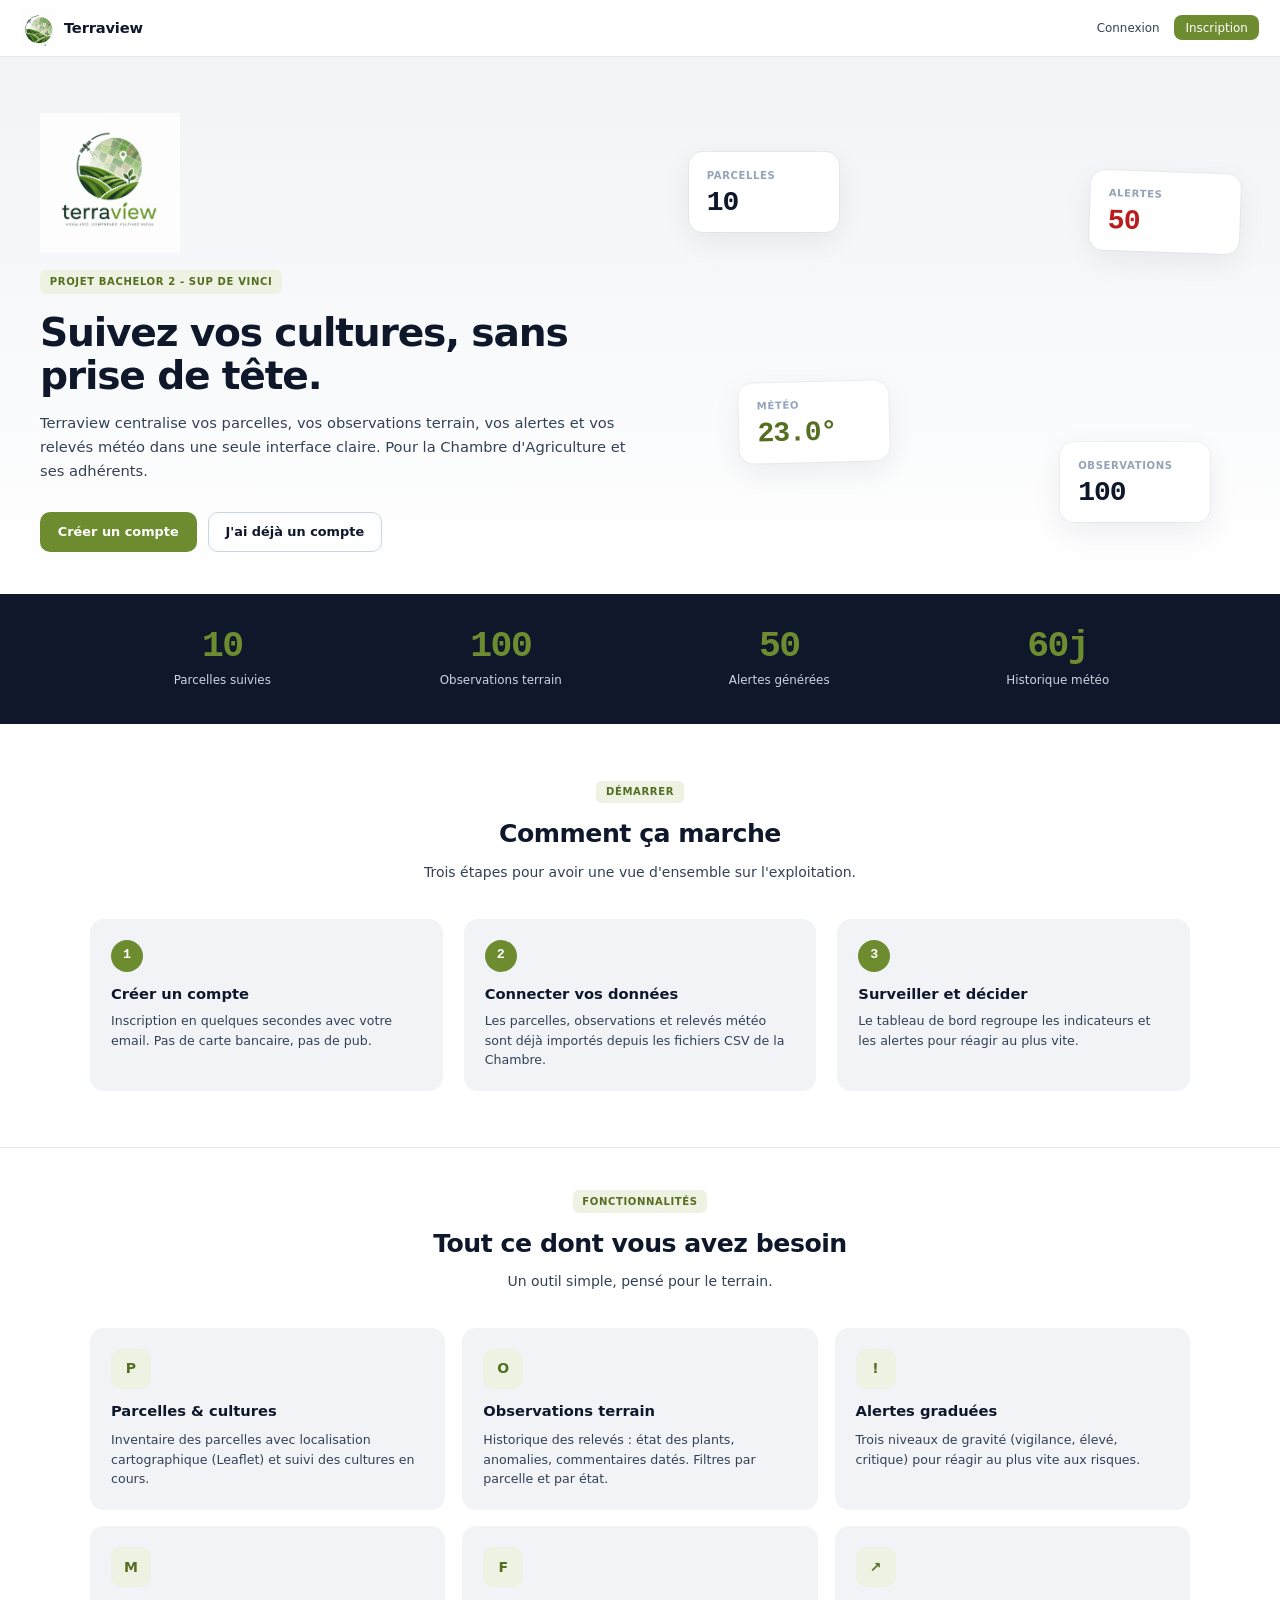
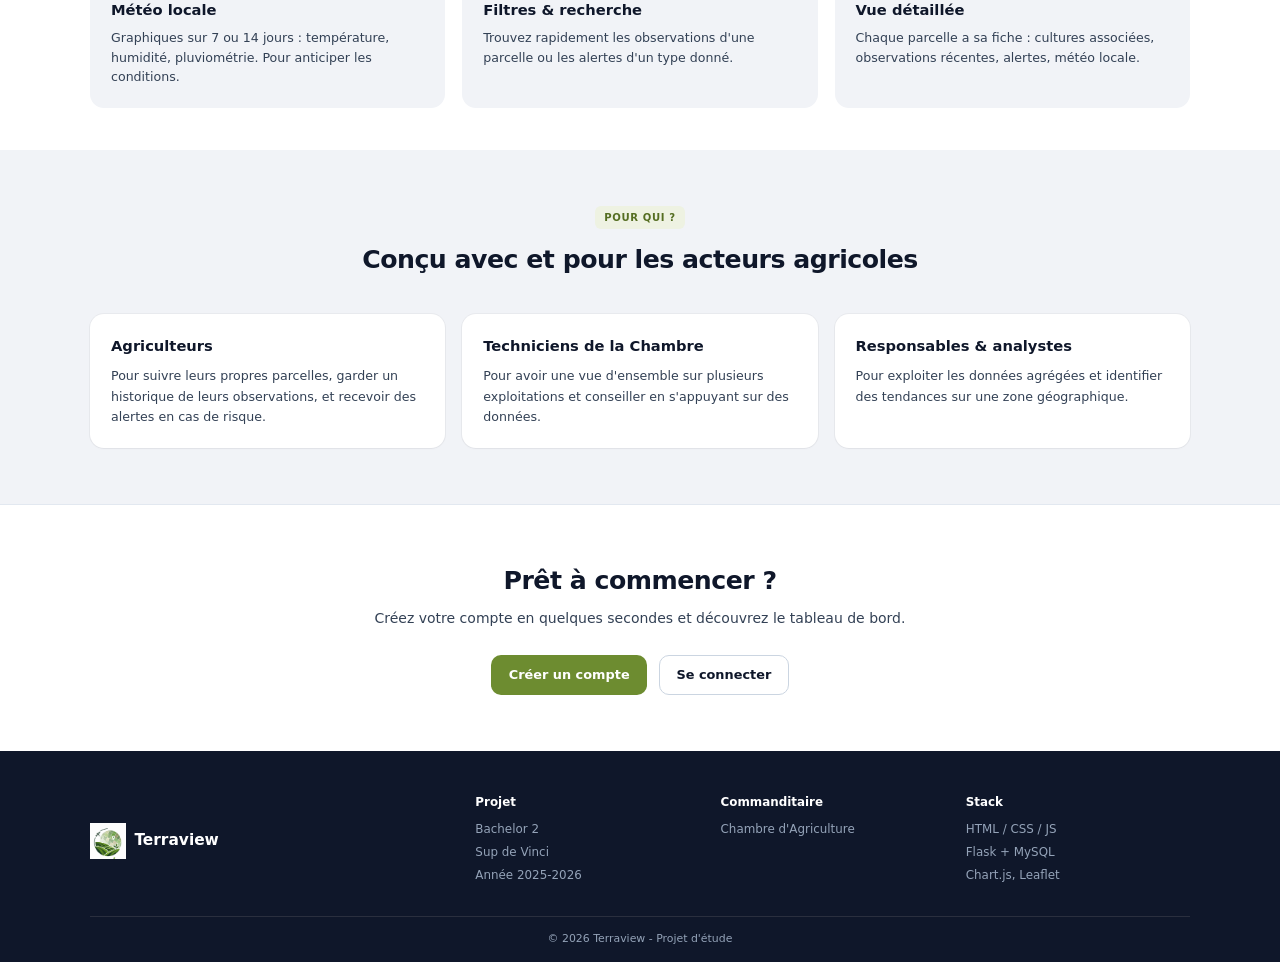
<file: index.html>
<!DOCTYPE html>
<html lang="fr">
<head>
    <meta charset="UTF-8">
    <meta name="viewport" content="width=device-width, initial-scale=1.0">
    <meta name="description" content="Terraview - plateforme de suivi agricole pour la Chambre d'Agriculture.">
    <link rel="icon" type="image/png" href="assets/favicon.png">
    <title>Terraview - Accueil</title>
    <link rel="stylesheet" href="css/style.css?v=4">
</head>
<body>

<header class="topbar">
    <div class="topbar-inner">
        <a href="index.html" class="brand">
            <img src="assets/logo-icon.png" alt="" class="logo-img">
            <span class="name">Terraview</span>
        </a>
        <nav></nav>
        <div class="topbar-right">
            <a href="login.html" class="auth-link">Connexion</a>
            <a href="signup.html" class="auth-link primary">Inscription</a>
        </div>
    </div>
</header>

<main>

    <section class="hero">
        <div class="hero-inner hero-split">
            <div class="hero-text">
                <img src="assets/logo.png" alt="Terraview" class="hero-logo">
                <span class="hero-badge">Projet Bachelor 2 - Sup de Vinci</span>
                <h1>Suivez vos cultures, sans prise de tête.</h1>
                <p>Terraview centralise vos parcelles, vos observations terrain, vos alertes
                   et vos relevés météo dans une seule interface claire. Pour la Chambre
                   d'Agriculture et ses adhérents.</p>
                <div class="hero-cta">
                    <a href="signup.html" class="btn btn-primary">Créer un compte</a>
                    <a href="login.html" class="btn btn-ghost">J'ai déjà un compte</a>
                </div>
            </div>
            <div class="hero-visual" aria-hidden="true">
                <div class="mini-card mc-1">
                    <div class="mc-label">Parcelles</div>
                    <div class="mc-value">10</div>
                </div>
                <div class="mini-card mc-2">
                    <div class="mc-label">Alertes</div>
                    <div class="mc-value mc-alert">50</div>
                </div>
                <div class="mini-card mc-3">
                    <div class="mc-label">Météo</div>
                    <div class="mc-value mc-temp">23.0°</div>
                </div>
                <div class="mini-card mc-4">
                    <div class="mc-label">Observations</div>
                    <div class="mc-value">100</div>
                </div>
            </div>
        </div>
    </section>

    <section class="stats">
        <div class="stats-inner">
            <div class="stat">
                <div class="stat-value">10</div>
                <div class="stat-label">Parcelles suivies</div>
            </div>
            <div class="stat">
                <div class="stat-value">100</div>
                <div class="stat-label">Observations terrain</div>
            </div>
            <div class="stat">
                <div class="stat-value">50</div>
                <div class="stat-label">Alertes générées</div>
            </div>
            <div class="stat">
                <div class="stat-value">60j</div>
                <div class="stat-label">Historique météo</div>
            </div>
        </div>
    </section>

    <section class="how">
        <div class="how-inner">
            <div class="section-head">
                <span class="section-tag">Démarrer</span>
                <h2>Comment ça marche</h2>
                <p>Trois étapes pour avoir une vue d'ensemble sur l'exploitation.</p>
            </div>
            <div class="steps">
                <div class="step">
                    <div class="step-num">1</div>
                    <h3>Créer un compte</h3>
                    <p>Inscription en quelques secondes avec votre email. Pas de carte bancaire,
                       pas de pub.</p>
                </div>
                <div class="step">
                    <div class="step-num">2</div>
                    <h3>Connecter vos données</h3>
                    <p>Les parcelles, observations et relevés météo sont déjà importés depuis
                       les fichiers CSV de la Chambre.</p>
                </div>
                <div class="step">
                    <div class="step-num">3</div>
                    <h3>Surveiller et décider</h3>
                    <p>Le tableau de bord regroupe les indicateurs et les alertes pour réagir
                       au plus vite.</p>
                </div>
            </div>
        </div>
    </section>

    <section class="features">
        <div class="features-inner">
            <div class="section-head">
                <span class="section-tag">Fonctionnalités</span>
                <h2>Tout ce dont vous avez besoin</h2>
                <p>Un outil simple, pensé pour le terrain.</p>
            </div>
            <div class="features-grid">
                <div class="feature">
                    <div class="feature-icon">P</div>
                    <h3>Parcelles &amp; cultures</h3>
                    <p>Inventaire des parcelles avec localisation cartographique (Leaflet)
                       et suivi des cultures en cours.</p>
                </div>
                <div class="feature">
                    <div class="feature-icon">O</div>
                    <h3>Observations terrain</h3>
                    <p>Historique des relevés : état des plants, anomalies, commentaires
                       datés. Filtres par parcelle et par état.</p>
                </div>
                <div class="feature">
                    <div class="feature-icon">!</div>
                    <h3>Alertes graduées</h3>
                    <p>Trois niveaux de gravité (vigilance, élevé, critique) pour réagir
                       au plus vite aux risques.</p>
                </div>
                <div class="feature">
                    <div class="feature-icon">M</div>
                    <h3>Météo locale</h3>
                    <p>Graphiques sur 7 ou 14 jours : température, humidité, pluviométrie.
                       Pour anticiper les conditions.</p>
                </div>
                <div class="feature">
                    <div class="feature-icon">F</div>
                    <h3>Filtres &amp; recherche</h3>
                    <p>Trouvez rapidement les observations d'une parcelle ou les alertes
                       d'un type donné.</p>
                </div>
                <div class="feature">
                    <div class="feature-icon">↗</div>
                    <h3>Vue détaillée</h3>
                    <p>Chaque parcelle a sa fiche : cultures associées, observations
                       récentes, alertes, météo locale.</p>
                </div>
            </div>
        </div>
    </section>

    <section class="audience">
        <div class="audience-inner">
            <div class="section-head">
                <span class="section-tag">Pour qui ?</span>
                <h2>Conçu avec et pour les acteurs agricoles</h2>
            </div>
            <div class="audience-grid">
                <div class="aud-card">
                    <h3>Agriculteurs</h3>
                    <p>Pour suivre leurs propres parcelles, garder un historique de leurs
                       observations, et recevoir des alertes en cas de risque.</p>
                </div>
                <div class="aud-card">
                    <h3>Techniciens de la Chambre</h3>
                    <p>Pour avoir une vue d'ensemble sur plusieurs exploitations et
                       conseiller en s'appuyant sur des données.</p>
                </div>
                <div class="aud-card">
                    <h3>Responsables &amp; analystes</h3>
                    <p>Pour exploiter les données agrégées et identifier des tendances
                       sur une zone géographique.</p>
                </div>
            </div>
        </div>
    </section>

    <section class="cta">
        <div class="cta-inner">
            <h2>Prêt à commencer ?</h2>
            <p>Créez votre compte en quelques secondes et découvrez le tableau de bord.</p>
            <div class="hero-cta">
                <a href="signup.html" class="btn btn-primary">Créer un compte</a>
                <a href="login.html" class="btn btn-ghost">Se connecter</a>
            </div>
        </div>
    </section>

</main>

<footer class="landing-footer">
    <div class="lf-inner">
        <div class="lf-brand">
            <img src="assets/logo-icon.png" alt="" class="logo-img">
            <strong>Terraview</strong>
        </div>
        <div class="lf-cols">
            <div>
                <div class="lf-title">Projet</div>
                <ul>
                    <li>Bachelor 2</li>
                    <li>Sup de Vinci</li>
                    <li>Année 2025-2026</li>
                </ul>
            </div>
            <div>
                <div class="lf-title">Commanditaire</div>
                <ul>
                    <li>Chambre d'Agriculture</li>
                </ul>
            </div>
            <div>
                <div class="lf-title">Stack</div>
                <ul>
                    <li>HTML / CSS / JS</li>
                    <li>Flask + MySQL</li>
                    <li>Chart.js, Leaflet</li>
                </ul>
            </div>
        </div>
    </div>
    <div class="lf-bottom">© 2026 Terraview - Projet d'étude</div>
</footer>

<script src="js/auth.js?v=4"></script>
</body>
</html>
</file>
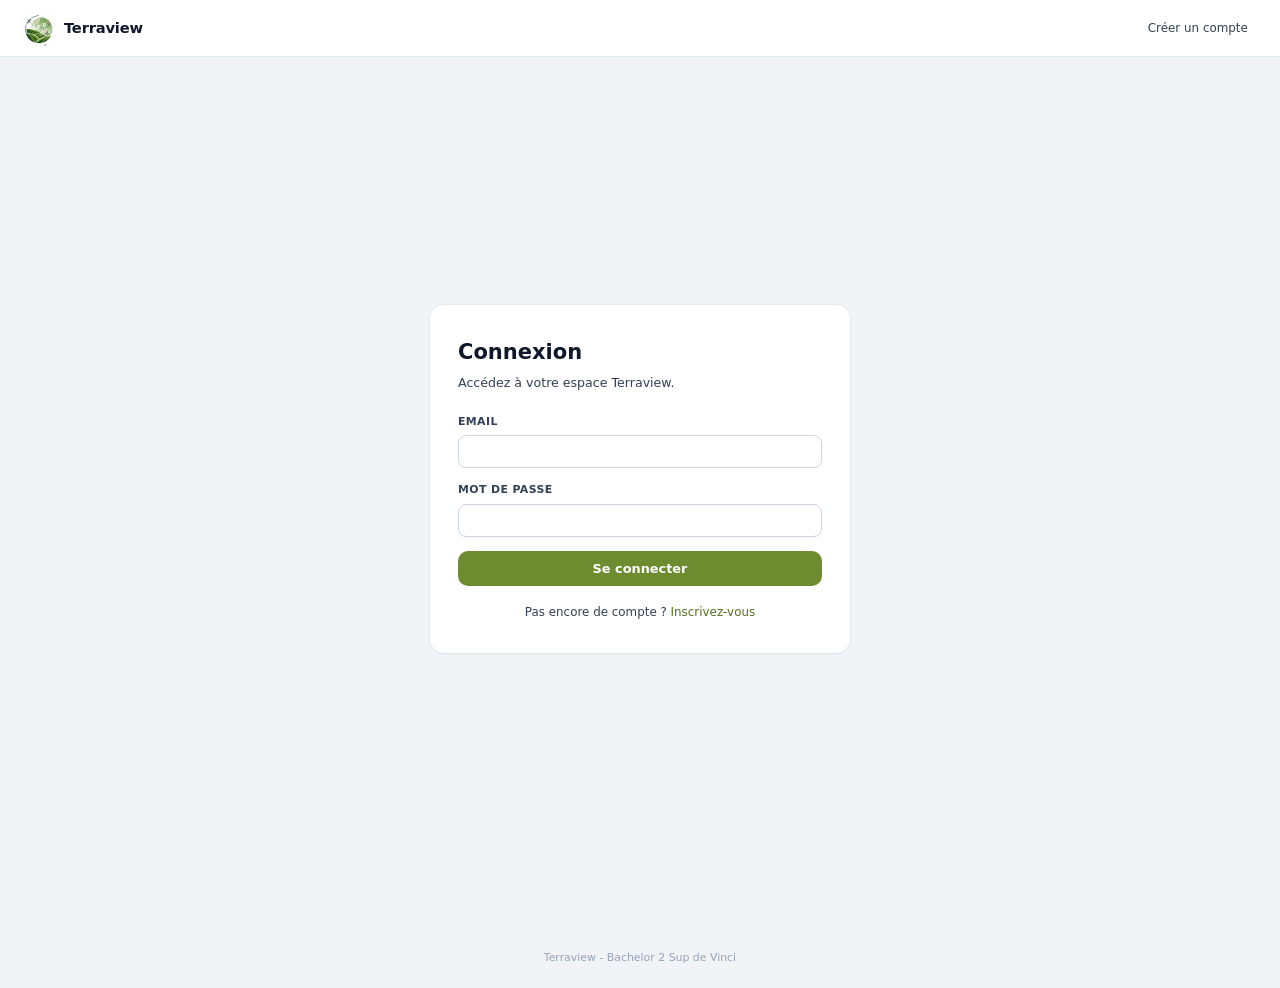
<file: login.html>
<!DOCTYPE html>
<html lang="fr">
<head>
    <meta charset="UTF-8">
    <meta name="viewport" content="width=device-width, initial-scale=1.0">
    <meta name="description" content="Terraview - connexion à votre espace.">
    <link rel="icon" type="image/png" href="assets/favicon.png">
    <title>Terraview - Connexion</title>
    <link rel="stylesheet" href="css/style.css?v=3">
</head>
<body>

<header class="topbar">
    <div class="topbar-inner">
        <a href="index.html" class="brand">
            <img src="assets/logo-icon.png" alt="" class="logo-img">
            <span class="name">Terraview</span>
        </a>
        <nav></nav>
        <div class="topbar-right">
            <a href="signup.html" class="auth-link">Créer un compte</a>
        </div>
    </div>
</header>

<main class="auth-page">
    <div class="auth-card">
        <h1>Connexion</h1>
        <p class="auth-sub">Accédez à votre espace Terraview.</p>

        <form id="login-form" novalidate>
            <div class="form-row">
                <label for="email">Email</label>
                <input type="email" id="email" name="email" required autocomplete="email">
            </div>
            <div class="form-row">
                <label for="password">Mot de passe</label>
                <input type="password" id="password" name="password" required autocomplete="current-password">
            </div>

            <div id="form-error" class="form-error" hidden></div>

            <button type="submit" class="btn btn-primary btn-block">Se connecter</button>
        </form>

        <p class="auth-footer">
            Pas encore de compte ? <a href="signup.html">Inscrivez-vous</a>
        </p>
    </div>
</main>

<footer class="foot">Terraview - Bachelor 2 Sup de Vinci</footer>

<script src="js/api.js?v=3"></script>
<script src="js/auth.js?v=3"></script>
<script>
    document.getElementById('login-form').addEventListener('submit', async (e) => {
        e.preventDefault();
        const errBox = document.getElementById('form-error');
        errBox.hidden = true;
        const email = document.getElementById('email').value.trim();
        const password = document.getElementById('password').value;

        try {
            await login(email, password);
            window.location.href = 'dashboard.html';
        } catch (err) {
            errBox.textContent = err.message;
            errBox.hidden = false;
        }
    });
</script>
</body>
</html>
</file>
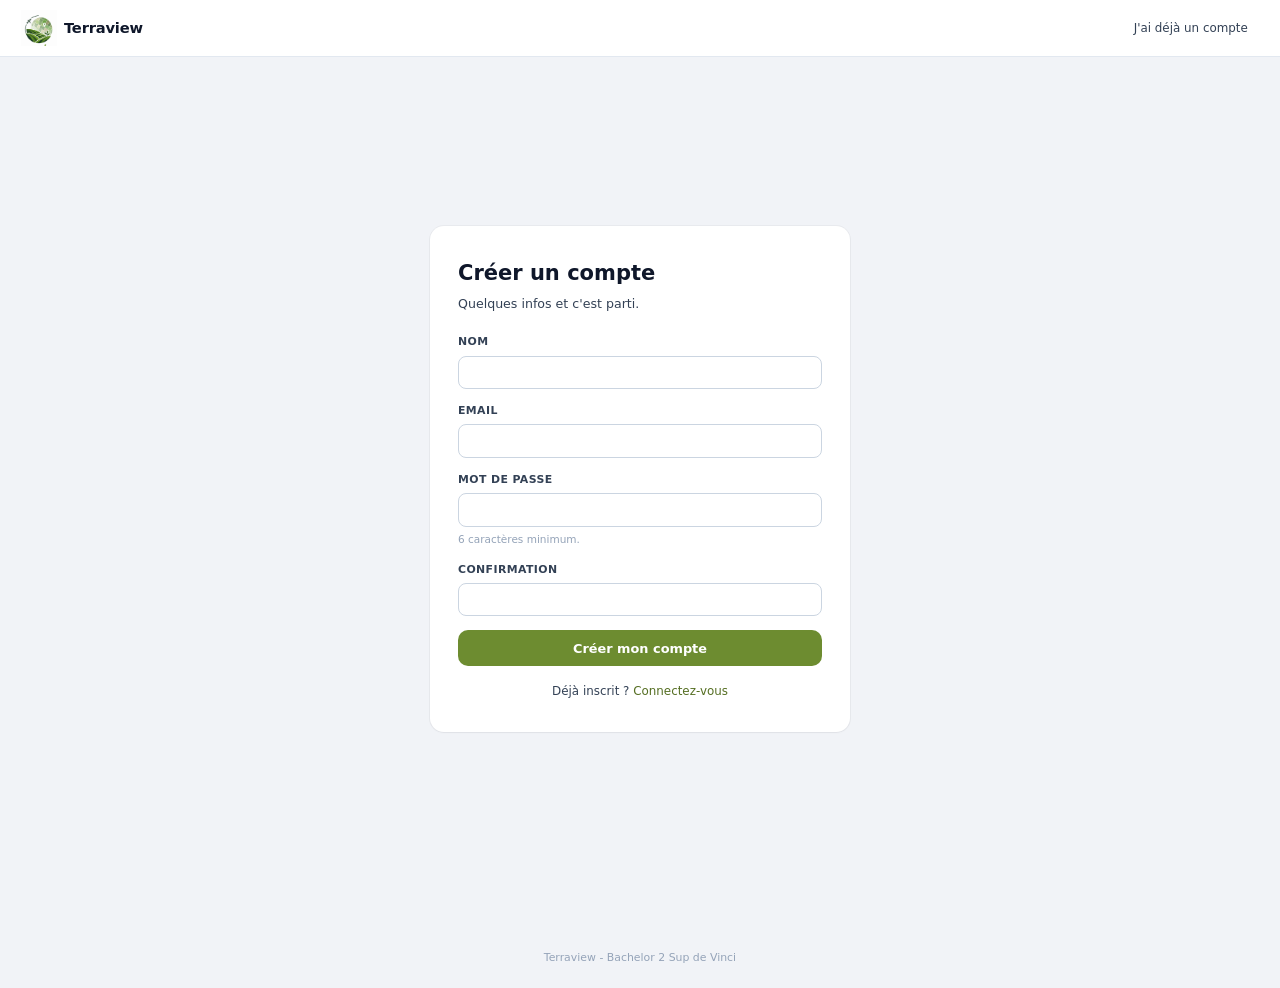
<file: signup.html>
<!DOCTYPE html>
<html lang="fr">
<head>
    <meta charset="UTF-8">
    <meta name="viewport" content="width=device-width, initial-scale=1.0">
    <meta name="description" content="Terraview - création de compte.">
    <link rel="icon" type="image/png" href="assets/favicon.png">
    <title>Terraview - Inscription</title>
    <link rel="stylesheet" href="css/style.css?v=3">
</head>
<body>

<header class="topbar">
    <div class="topbar-inner">
        <a href="index.html" class="brand">
            <img src="assets/logo-icon.png" alt="" class="logo-img">
            <span class="name">Terraview</span>
        </a>
        <nav></nav>
        <div class="topbar-right">
            <a href="login.html" class="auth-link">J'ai déjà un compte</a>
        </div>
    </div>
</header>

<main class="auth-page">
    <div class="auth-card">
        <h1>Créer un compte</h1>
        <p class="auth-sub">Quelques infos et c'est parti.</p>

        <form id="signup-form" novalidate>
            <div class="form-row">
                <label for="nom">Nom</label>
                <input type="text" id="nom" name="nom" required minlength="2" autocomplete="name">
            </div>
            <div class="form-row">
                <label for="email">Email</label>
                <input type="email" id="email" name="email" required autocomplete="email">
            </div>
            <div class="form-row">
                <label for="password">Mot de passe</label>
                <input type="password" id="password" name="password" required minlength="6" autocomplete="new-password">
                <small>6 caractères minimum.</small>
            </div>
            <div class="form-row">
                <label for="password2">Confirmation</label>
                <input type="password" id="password2" name="password2" required autocomplete="new-password">
            </div>

            <div id="form-error" class="form-error" hidden></div>

            <button type="submit" class="btn btn-primary btn-block">Créer mon compte</button>
        </form>

        <p class="auth-footer">
            Déjà inscrit ? <a href="login.html">Connectez-vous</a>
        </p>
    </div>
</main>

<footer class="foot">Terraview - Bachelor 2 Sup de Vinci</footer>

<script src="js/api.js?v=3"></script>
<script src="js/auth.js?v=3"></script>
<script>
    document.getElementById('signup-form').addEventListener('submit', async (e) => {
        e.preventDefault();
        const errBox = document.getElementById('form-error');
        errBox.hidden = true;
        const nom = document.getElementById('nom').value.trim();
        const email = document.getElementById('email').value.trim();
        const password = document.getElementById('password').value;
        const password2 = document.getElementById('password2').value;

        if (password !== password2) {
            errBox.textContent = "Les mots de passe ne correspondent pas.";
            errBox.hidden = false;
            return;
        }

        try {
            await register(nom, email, password);
            window.location.href = 'dashboard.html';
        } catch (err) {
            errBox.textContent = err.message;
            errBox.hidden = false;
        }
    });
</script>
</body>
</html>
</file>
<file: css/style.css>
:root {
    --bg:           #f1f3f7;
    --surface:      #ffffff;
    --ink:          #0f172a;
    --ink-soft:     #334155;
    --muted:        #94a3b8;
    --line:         #e2e8f0;
    --line-strong:  #cbd5e1;

    --accent:       #6d8c30;
    --accent-dark:  #556e22;
    --accent-soft:  #eef2e2;

    --ok:    #16a34a;
    --warn:  #eab308;
    --alert: #ef4444;

    --r: 14px;
    --shadow: 0 1px 2px rgba(15, 23, 42, 0.04), 0 0 0 1px rgba(15, 23, 42, 0.04);

    --sans: system-ui, -apple-system, "Segoe UI", "Inter", Roboto, sans-serif;
    --mono: ui-monospace, "SF Mono", "JetBrains Mono", Consolas, monospace;
}

* { box-sizing: border-box; }

html, body {
    margin: 0;
    padding: 0;
    background-color: var(--bg);
    color: var(--ink);
    font-family: var(--sans);
    font-size: 14px;
    line-height: 1.55;
    min-height: 100vh;
    -webkit-font-smoothing: antialiased;
}

.topbar {
    background-color: var(--surface);
    border-bottom: 1px solid var(--line);
    position: sticky;
    top: 0;
    z-index: 50;
}

.topbar-inner {
    max-width: 1400px;
    margin: 0 auto;
    padding: 0 1.5rem;
    height: 56px;
    display: flex;
    align-items: center;
    gap: 2rem;
}

.brand {
    display: flex;
    align-items: center;
    gap: 0.5rem;
    text-decoration: none;
    color: var(--ink);
}

.logo-img {
    width: 36px;
    height: 36px;
    object-fit: contain;
    display: block;
    flex-shrink: 0;
}

.brand .name {
    font-weight: 700;
    font-size: 1.05rem;
    letter-spacing: -0.2px;
}

.topbar nav {
    display: flex;
    gap: 0.3rem;
    flex: 1;
}

.topbar nav a {
    padding: 0.45rem 0.85rem;
    color: var(--ink-soft);
    text-decoration: none;
    font-size: 0.9rem;
    font-weight: 500;
    border-radius: 8px;
    transition: background 0.15s, color 0.15s;
}

.topbar nav a:hover {
    background: var(--bg);
    color: var(--ink);
}

.topbar nav a.active {
    background: var(--ink);
    color: white;
}

.topbar .topbar-right {
    color: var(--muted);
    font-size: 0.78rem;
}

main.content {
    max-width: 1400px;
    margin: 0 auto;
    padding: 1.5rem;
}

.page-header {
    margin-bottom: 1.5rem;
    display: flex;
    justify-content: space-between;
    align-items: flex-end;
    flex-wrap: wrap;
    gap: 1rem;
}

.page-header h1 {
    font-size: 1.6rem;
    font-weight: 700;
    margin: 0 0 0.2rem 0;
    letter-spacing: -0.4px;
    color: var(--ink);
}

.page-header .subtitle {
    color: var(--ink-soft);
    margin: 0;
    font-size: 0.9rem;
}

.page-header .back-link {
    color: var(--accent);
    text-decoration: none;
    font-size: 0.85rem;
    font-weight: 500;
    padding: 0.4rem 0.8rem;
    border-radius: 8px;
    background: var(--accent-soft);
}
.page-header .back-link:hover { background: #e1e7d0; }

.card {
    background: var(--surface);
    border-radius: var(--r);
    box-shadow: var(--shadow);
    padding: 1.25rem;
}

.card-title {
    font-size: 0.78rem;
    font-weight: 600;
    text-transform: uppercase;
    letter-spacing: 0.8px;
    color: var(--muted);
    margin: 0 0 1rem 0;
}

.bento {
    display: grid;
    grid-template-columns: repeat(12, 1fr);
    gap: 1rem;
    margin-bottom: 1.5rem;
}

.bento .span-3  { grid-column: span 3; }
.bento .span-4  { grid-column: span 4; }
.bento .span-6  { grid-column: span 6; }
.bento .span-7  { grid-column: span 7; }
.bento .span-8  { grid-column: span 8; }
.bento .span-12 { grid-column: span 12; }

.kpi {
    display: flex;
    flex-direction: column;
    height: 100%;
}

.kpi .icon {
    width: 36px;
    height: 36px;
    border-radius: 10px;
    background: var(--accent-soft);
    color: var(--accent-dark);
    display: flex;
    align-items: center;
    justify-content: center;
    font-size: 1.2rem;
    margin-bottom: 0.8rem;
    font-weight: 700;
}

.kpi.warn .icon  { background: #fef3c7; color: #a16207; }
.kpi.alert .icon { background: #fee2e2; color: #b91c1c; }

.kpi .label {
    font-size: 0.78rem;
    color: var(--ink-soft);
    margin-bottom: 0.2rem;
}

.kpi .value {
    font-family: var(--mono);
    font-size: 1.85rem;
    font-weight: 700;
    color: var(--ink);
    letter-spacing: -1px;
    line-height: 1.1;
}

.kpi .hint {
    font-size: 0.75rem;
    color: var(--muted);
    margin-top: 0.4rem;
}

.t-wrap {
    background: var(--surface);
    border-radius: var(--r);
    box-shadow: var(--shadow);
    overflow: hidden;
}

.t-wrap-head {
    padding: 1rem 1.25rem;
    border-bottom: 1px solid var(--line);
    font-size: 0.85rem;
    font-weight: 600;
    color: var(--ink);
}

.t {
    width: 100%;
    border-collapse: collapse;
    font-size: 0.88rem;
}

.t thead th {
    text-align: left;
    padding: 0.7rem 1.25rem;
    background: #f8fafc;
    color: var(--muted);
    font-size: 0.72rem;
    font-weight: 600;
    text-transform: uppercase;
    letter-spacing: 0.6px;
    border-bottom: 1px solid var(--line);
}

.t tbody td {
    padding: 0.85rem 1.25rem;
    border-bottom: 1px solid var(--line);
    vertical-align: middle;
}

.t tbody tr:last-child td { border-bottom: none; }

.t tbody tr:nth-child(even) { background: #fbfcfe; }

.t tbody tr:hover { background: #f8fafc; }

.t .num {
    text-align: right;
    font-variant-numeric: tabular-nums;
    font-family: var(--mono);
}

.filters {
    display: flex;
    gap: 0.8rem;
    margin-bottom: 1rem;
    flex-wrap: wrap;
    align-items: center;
}

.filter-field {
    display: flex;
    align-items: center;
    gap: 0.5rem;
    background: var(--surface);
    border: 1px solid var(--line);
    border-radius: 10px;
    padding: 0.4rem 0.8rem;
    box-shadow: var(--shadow);
}

.filter-field label {
    font-size: 0.75rem;
    color: var(--muted);
    font-weight: 600;
    text-transform: uppercase;
    letter-spacing: 0.5px;
}

.filter-field select {
    border: 0;
    background: transparent;
    font-family: inherit;
    font-size: 0.88rem;
    color: var(--ink);
    cursor: pointer;
    padding: 0.15rem 0;
    outline: none;
}

.tag {
    display: inline-flex;
    align-items: center;
    gap: 0.3rem;
    padding: 0.2rem 0.6rem;
    border-radius: 999px;
    font-size: 0.72rem;
    font-weight: 600;
    letter-spacing: 0.2px;
}

.tag::before {
    content: "";
    width: 6px;
    height: 6px;
    border-radius: 50%;
    background: currentColor;
}

.tag-ok       { background: #dcfce7; color: #166534; }
.tag-stress   { background: #fef3c7; color: #854d0e; }
.tag-risque   { background: #fed7aa; color: #9a3412; }
.tag-maladie  { background: #fee2e2; color: #991b1b; }

.tag-niveau-1 { background: #fef3c7; color: #854d0e; }
.tag-niveau-2 { background: #ffedd5; color: #9a3412; }
.tag-niveau-3 { background: #fee2e2; color: #991b1b; }

.weather-now {
    display: flex;
    align-items: baseline;
    gap: 1.5rem;
    flex-wrap: wrap;
    padding: 0.5rem 0 1.2rem 0;
    border-bottom: 1px solid var(--line);
    margin-bottom: 1rem;
}

.weather-now .temp {
    font-family: var(--mono);
    font-size: 2.6rem;
    font-weight: 700;
    color: var(--accent-dark);
    letter-spacing: -1.5px;
    line-height: 1;
}

.weather-now .meta {
    color: var(--ink-soft);
    font-size: 0.85rem;
    display: flex;
    flex-direction: column;
}

.weather-now .meta b {
    font-family: var(--mono);
    font-size: 1rem;
    color: var(--ink);
    font-weight: 600;
}

.weather-now .label-date {
    margin-left: auto;
    font-size: 0.72rem;
    color: var(--muted);
    text-transform: uppercase;
    letter-spacing: 0.6px;
}

.chart-wrap {
    position: relative;
    height: 240px;
}

.dash-split {
    display: grid;
    grid-template-columns: 1fr 360px;
    gap: 1rem;
    margin-bottom: 1rem;
    align-items: stretch;
}

.dash-main {
    display: flex;
    flex-direction: column;
    gap: 1rem;
    min-width: 0;
}

.dash-side {
    display: flex;
}

.card-tall {
    width: 100%;
    display: flex;
    flex-direction: column;
}

.obs-row {
    display: flex;
    gap: 0.8rem;
    overflow-x: auto;
    padding: 0.2rem 0.2rem 0.6rem 0.2rem;
    scroll-snap-type: x proximity;
}

.obs-row::-webkit-scrollbar { height: 8px; }
.obs-row::-webkit-scrollbar-thumb { background: var(--line-strong); border-radius: 4px; }

.obs-card {
    flex-shrink: 0;
    min-width: 200px;
    max-width: 240px;
    padding: 0.9rem 1rem;
    background: var(--bg);
    border-radius: 10px;
    text-decoration: none;
    color: var(--ink);
    border: 1px solid var(--line);
    transition: border-color 0.15s, transform 0.15s;
    scroll-snap-align: start;
    display: flex;
    flex-direction: column;
    gap: 0.4rem;
}

.obs-card:hover {
    border-color: var(--accent);
    transform: translateY(-1px);
}

.obs-card .obs-date {
    font-family: var(--mono);
    font-size: 0.78rem;
    color: var(--muted);
}

.obs-card .obs-parcelle {
    font-weight: 600;
    font-size: 0.92rem;
    overflow: hidden;
    text-overflow: ellipsis;
    white-space: nowrap;
}

.obs-card .obs-comment {
    font-size: 0.8rem;
    color: var(--ink-soft);
    margin-top: 0.2rem;
    overflow: hidden;
    display: -webkit-box;
    -webkit-line-clamp: 2;
    line-clamp: 2;
    -webkit-box-orient: vertical;
}

.alert-list {
    list-style: none;
    margin: 0;
    padding: 0;
    display: flex;
    flex-direction: column;
    gap: 0.4rem;
    overflow-y: auto;
    flex: 1;
}

.alert-list a {
    display: flex;
    align-items: center;
    justify-content: space-between;
    padding: 0.7rem 0.8rem;
    color: var(--ink);
    text-decoration: none;
    background: var(--bg);
    border-radius: 10px;
    transition: background 0.15s;
}

.alert-list a:hover { background: #e2e8f0; }

.alert-list .what { font-weight: 600; font-size: 0.88rem; }
.alert-list .where { font-size: 0.75rem; color: var(--muted); margin-top: 0.1rem; }

a.lk {
    color: var(--ink);
    text-decoration: none;
    font-weight: 500;
}
a.lk:hover { color: var(--accent-dark); text-decoration: underline; }

#parcelles-map {
    height: 380px;
    width: 100%;
    border-radius: var(--r);
    border: 1px solid var(--line);
}

.empty {
    padding: 2rem 0;
    text-align: center;
    color: var(--muted);
    font-size: 0.88rem;
}

.foot {
    text-align: center;
    padding: 1.5rem;
    color: var(--muted);
    font-size: 0.78rem;
    margin-top: 2rem;
}

.btn {
    display: inline-block;
    padding: 0.65rem 1.2rem;
    border-radius: 10px;
    font-family: inherit;
    font-size: 0.92rem;
    font-weight: 600;
    text-decoration: none;
    border: 1px solid transparent;
    cursor: pointer;
    transition: background 0.15s, color 0.15s, border-color 0.15s;
}

.btn-primary {
    background: var(--accent);
    color: white;
}
.btn-primary:hover { background: var(--accent-dark); }

.btn-ghost {
    background: transparent;
    color: var(--ink);
    border-color: var(--line-strong);
}
.btn-ghost:hover { background: var(--surface); }

.btn-block {
    display: block;
    width: 100%;
    text-align: center;
}

.auth-link {
    color: var(--ink-soft);
    text-decoration: none;
    font-size: 0.85rem;
    font-weight: 500;
    padding: 0.4rem 0.8rem;
    border-radius: 8px;
}
.auth-link:hover { background: var(--bg); color: var(--ink); }

.auth-link.primary {
    background: var(--accent);
    color: white;
}
.auth-link.primary:hover { background: var(--accent-dark); }

.user-name {
    color: var(--ink-soft);
    font-size: 0.85rem;
    margin-right: 0.5rem;
}

.hero {
    padding: 4rem 1.5rem 3rem;
    background: linear-gradient(180deg, var(--bg) 0%, #ffffff 100%);
}

.hero-inner {
    max-width: 1200px;
    margin: 0 auto;
}

.hero-split {
    display: grid;
    grid-template-columns: 1.1fr 1fr;
    gap: 3rem;
    align-items: center;
}

.hero-text { text-align: left; }

.hero-logo {
    width: 140px;
    height: auto;
    margin-bottom: 1.2rem;
    display: block;
}

.hero-badge {
    display: inline-block;
    padding: 0.3rem 0.7rem;
    background: var(--accent-soft);
    color: var(--accent-dark);
    font-size: 0.72rem;
    font-weight: 600;
    text-transform: uppercase;
    letter-spacing: 0.6px;
    border-radius: 6px;
    margin-bottom: 1.2rem;
}

.hero h1 {
    font-size: 2.8rem;
    font-weight: 700;
    line-height: 1.1;
    letter-spacing: -1.2px;
    margin: 0 0 1rem 0;
    color: var(--ink);
}

.hero p {
    font-size: 1.05rem;
    color: var(--ink-soft);
    margin: 0 0 2rem 0;
    line-height: 1.65;
}

.hero-cta {
    display: flex;
    gap: 0.8rem;
    flex-wrap: wrap;
}

.hero-visual {
    position: relative;
    height: 380px;
}

.mini-card {
    position: absolute;
    background: var(--surface);
    border-radius: 14px;
    padding: 1.1rem 1.3rem;
    box-shadow: 0 10px 30px rgba(15, 23, 42, 0.07), 0 0 0 1px rgba(15, 23, 42, 0.04);
    min-width: 150px;
}

.mc-label {
    font-size: 0.72rem;
    text-transform: uppercase;
    letter-spacing: 0.6px;
    color: var(--muted);
    font-weight: 600;
    margin-bottom: 0.4rem;
}

.mc-value {
    font-family: var(--mono);
    font-size: 2rem;
    font-weight: 700;
    color: var(--ink);
    letter-spacing: -1px;
    line-height: 1;
}

.mc-value.mc-alert { color: #b91c1c; }
.mc-value.mc-temp  { color: var(--accent-dark); }

.mc-1 { top: 10px;  left: 0; }
.mc-2 { top: 30px;  right: 0; transform: rotate(2deg); }
.mc-3 { bottom: 60px; left: 50px; transform: rotate(-1.5deg); }
.mc-4 { bottom: 0;  right: 30px; }

.section-head {
    text-align: center;
    max-width: 600px;
    margin: 0 auto 2.5rem auto;
}

.section-tag {
    display: inline-block;
    padding: 0.25rem 0.7rem;
    background: var(--accent-soft);
    color: var(--accent-dark);
    font-size: 0.72rem;
    font-weight: 600;
    text-transform: uppercase;
    letter-spacing: 0.6px;
    border-radius: 6px;
    margin-bottom: 0.8rem;
}

.section-head h2 {
    font-size: 1.8rem;
    font-weight: 700;
    margin: 0 0 0.6rem 0;
    color: var(--ink);
    letter-spacing: -0.5px;
}

.section-head p {
    color: var(--ink-soft);
    margin: 0;
    font-size: 1rem;
}

.stats {
    background: var(--ink);
    padding: 2.5rem 1.5rem;
}

.stats-inner {
    max-width: 1100px;
    margin: 0 auto;
    display: grid;
    grid-template-columns: repeat(4, 1fr);
    gap: 1rem;
    text-align: center;
}

.stat-value {
    font-family: var(--mono);
    font-size: 2.6rem;
    font-weight: 700;
    color: var(--accent);
    line-height: 1;
    letter-spacing: -1.5px;
}

.stat-label {
    color: #cbd5e1;
    font-size: 0.85rem;
    margin-top: 0.4rem;
}

.how {
    padding: 4rem 1.5rem;
    background: var(--surface);
}

.how-inner {
    max-width: 1100px;
    margin: 0 auto;
}

.steps {
    display: grid;
    grid-template-columns: repeat(3, 1fr);
    gap: 1.5rem;
    counter-reset: step;
}

.step {
    padding: 1.5rem;
    border-radius: var(--r);
    background: var(--bg);
    position: relative;
}

.step-num {
    width: 32px;
    height: 32px;
    background: var(--accent);
    color: white;
    border-radius: 50%;
    display: flex;
    align-items: center;
    justify-content: center;
    font-weight: 700;
    font-size: 0.95rem;
    margin-bottom: 0.8rem;
    font-family: var(--mono);
}

.step h3 {
    margin: 0 0 0.4rem 0;
    font-size: 1.05rem;
    font-weight: 600;
    color: var(--ink);
}

.step p {
    margin: 0;
    font-size: 0.9rem;
    color: var(--ink-soft);
    line-height: 1.55;
}

.features-grid {
    display: grid;
    grid-template-columns: repeat(3, 1fr);
    gap: 1.2rem;
}

.audience {
    padding: 4rem 1.5rem;
    background: var(--bg);
}

.audience-inner {
    max-width: 1100px;
    margin: 0 auto;
}

.audience-grid {
    display: grid;
    grid-template-columns: repeat(3, 1fr);
    gap: 1.2rem;
}

.aud-card {
    background: var(--surface);
    border-radius: var(--r);
    padding: 1.5rem;
    box-shadow: var(--shadow);
}

.aud-card h3 {
    margin: 0 0 0.6rem 0;
    font-size: 1.05rem;
    font-weight: 600;
    color: var(--ink);
}

.aud-card p {
    margin: 0;
    font-size: 0.9rem;
    color: var(--ink-soft);
    line-height: 1.6;
}

.cta {
    background: var(--surface);
    padding: 4rem 1.5rem;
    text-align: center;
    border-top: 1px solid var(--line);
}

.cta-inner {
    max-width: 600px;
    margin: 0 auto;
}

.cta h2 {
    font-size: 1.8rem;
    font-weight: 700;
    margin: 0 0 0.6rem 0;
    letter-spacing: -0.5px;
    color: var(--ink);
}

.cta p {
    color: var(--ink-soft);
    margin: 0 0 1.8rem 0;
}

.cta .hero-cta { justify-content: center; }

.landing-footer {
    background: var(--ink);
    color: #cbd5e1;
    padding: 3rem 1.5rem 1rem 1.5rem;
}

.lf-inner {
    max-width: 1100px;
    margin: 0 auto;
    display: grid;
    grid-template-columns: 1fr 2fr;
    gap: 2rem;
    padding-bottom: 2rem;
    border-bottom: 1px solid #2a2f3e;
}

.lf-brand {
    display: flex;
    align-items: center;
    gap: 0.6rem;
    color: white;
    font-size: 1.1rem;
}

.lf-cols {
    display: grid;
    grid-template-columns: repeat(3, 1fr);
    gap: 1.5rem;
}

.lf-title {
    color: white;
    font-size: 0.85rem;
    font-weight: 600;
    margin-bottom: 0.6rem;
}

.lf-cols ul {
    list-style: none;
    margin: 0;
    padding: 0;
}

.lf-cols li {
    font-size: 0.85rem;
    margin-bottom: 0.3rem;
    color: #94a3b8;
}

.lf-bottom {
    max-width: 1100px;
    margin: 0 auto;
    padding-top: 1rem;
    text-align: center;
    font-size: 0.78rem;
    color: var(--muted);
}

.features {
    padding: 3rem 1.5rem;
    background: var(--surface);
    border-top: 1px solid var(--line);
}

.features-inner {
    max-width: 1100px;
    margin: 0 auto;
}

.feature {
    padding: 1.5rem;
    background: var(--bg);
    border-radius: var(--r);
}

.feature-icon {
    width: 40px;
    height: 40px;
    background: var(--accent-soft);
    color: var(--accent-dark);
    border-radius: 10px;
    display: flex;
    align-items: center;
    justify-content: center;
    font-weight: 700;
    margin-bottom: 0.8rem;
}

.feature h3 {
    margin: 0 0 0.5rem 0;
    font-size: 1.05rem;
    font-weight: 600;
    color: var(--ink);
}

.feature p {
    margin: 0;
    font-size: 0.9rem;
    color: var(--ink-soft);
    line-height: 1.55;
}

.auth-page {
    min-height: calc(100vh - 56px);
    display: flex;
    align-items: center;
    justify-content: center;
    padding: 2rem 1rem;
}

.auth-card {
    background: var(--surface);
    border-radius: var(--r);
    box-shadow: var(--shadow);
    padding: 2.2rem 2rem;
    width: 100%;
    max-width: 420px;
}

.auth-card h1 {
    margin: 0 0 0.3rem 0;
    font-size: 1.5rem;
    font-weight: 700;
    color: var(--ink);
}

.auth-sub {
    color: var(--ink-soft);
    margin: 0 0 1.5rem 0;
    font-size: 0.9rem;
}

.form-row {
    margin-bottom: 1rem;
    display: flex;
    flex-direction: column;
}

.form-row label {
    font-size: 0.78rem;
    font-weight: 600;
    color: var(--ink-soft);
    margin-bottom: 0.3rem;
    text-transform: uppercase;
    letter-spacing: 0.4px;
}

.form-row input {
    padding: 0.6rem 0.8rem;
    border: 1px solid var(--line-strong);
    border-radius: 8px;
    font-family: inherit;
    font-size: 0.95rem;
    background: var(--surface);
    color: var(--ink);
    transition: border-color 0.15s;
}

.form-row input:focus {
    outline: none;
    border-color: var(--accent);
}

.form-row small {
    margin-top: 0.3rem;
    font-size: 0.75rem;
    color: var(--muted);
}

.form-error {
    background: #fee2e2;
    color: #991b1b;
    padding: 0.6rem 0.8rem;
    border-radius: 8px;
    font-size: 0.85rem;
    margin-bottom: 1rem;
}

.auth-footer {
    margin: 1.2rem 0 0 0;
    text-align: center;
    font-size: 0.85rem;
    color: var(--ink-soft);
}

.auth-footer a {
    color: var(--accent-dark);
    text-decoration: none;
    font-weight: 500;
}
.auth-footer a:hover { text-decoration: underline; }

.form-inline {
    background: var(--surface);
    border-radius: var(--r);
    padding: 1.5rem;
    box-shadow: var(--shadow);
    margin-bottom: 1.5rem;
    border-left: 3px solid var(--accent);
}

.form-inline h3 {
    margin: 0 0 1rem 0;
    font-size: 1.05rem;
    font-weight: 600;
    color: var(--ink);
}

.form-grid {
    display: grid;
    grid-template-columns: repeat(3, 1fr);
    gap: 0.8rem 1rem;
    margin-bottom: 1rem;
}

.form-row-wide { grid-column: span 3; }

.form-actions {
    display: flex;
    justify-content: flex-end;
    gap: 0.6rem;
    margin-top: 0.5rem;
}

.actions {
    display: flex;
    gap: 0.4rem;
    flex-wrap: nowrap;
}

.btn-mini {
    padding: 0.35rem 0.7rem;
    font-size: 0.78rem;
    font-weight: 500;
    background: var(--bg);
    border: 1px solid var(--line-strong);
    border-radius: 6px;
    cursor: pointer;
    color: var(--ink-soft);
    font-family: inherit;
}
.btn-mini:hover { background: var(--line); color: var(--ink); }

.btn-mini-danger {
    color: #991b1b;
    border-color: #fecaca;
    background: #fef2f2;
}
.btn-mini-danger:hover { background: #fee2e2; }

.analyse-result {
    background: var(--accent-soft);
    border-left: 3px solid var(--accent);
    padding: 1rem 1.2rem;
    border-radius: 8px;
    margin-bottom: 1.5rem;
    font-size: 0.9rem;
}

.analyse-result .ar-meta {
    display: block;
    margin-top: 0.4rem;
    font-size: 0.82rem;
    color: var(--ink-soft);
    font-family: var(--mono);
}

@media (max-width: 1000px) {
    .dash-split { grid-template-columns: 1fr; }
}

@media (max-width: 900px) {
    .topbar-inner { flex-wrap: wrap; height: auto; padding: 0.6rem 1rem; }
    .topbar nav { width: 100%; overflow-x: auto; gap: 0.2rem; padding: 0.4rem 0; }
    .topbar nav a { padding: 0.3rem 0.7rem; font-size: 0.85rem; white-space: nowrap; }

    main.content { padding: 1rem; }

    .bento { grid-template-columns: repeat(6, 1fr); gap: 0.75rem; }
    .bento .span-3, .bento .span-4 { grid-column: span 3; }
    .bento .span-6, .bento .span-7, .bento .span-8 { grid-column: span 6; }

    .page-header h1 { font-size: 1.3rem; }

    .t thead th, .t tbody td { padding-left: 1rem; padding-right: 1rem; }
}

@media (max-width: 500px) {
    .bento .span-3, .bento .span-4 { grid-column: span 6; }
}

@media (max-width: 900px) {
    .hero-split { grid-template-columns: 1fr; gap: 2rem; }
    .hero-visual { display: none; }
    .stats-inner { grid-template-columns: repeat(2, 1fr); gap: 2rem; }
    .steps { grid-template-columns: 1fr; }
    .features-grid { grid-template-columns: 1fr; }
    .audience-grid { grid-template-columns: 1fr; }
    .lf-inner { grid-template-columns: 1fr; }
    .lf-cols { grid-template-columns: repeat(3, 1fr); }
}

@media (max-width: 600px) {
    .hero h1 { font-size: 1.9rem; }
    .hero { padding: 3rem 1rem 2rem; }
    .lf-cols { grid-template-columns: 1fr; }
    .stats-inner { grid-template-columns: 1fr; }
    .form-grid { grid-template-columns: 1fr; }
    .form-row-wide { grid-column: span 1; }
}
</file>
